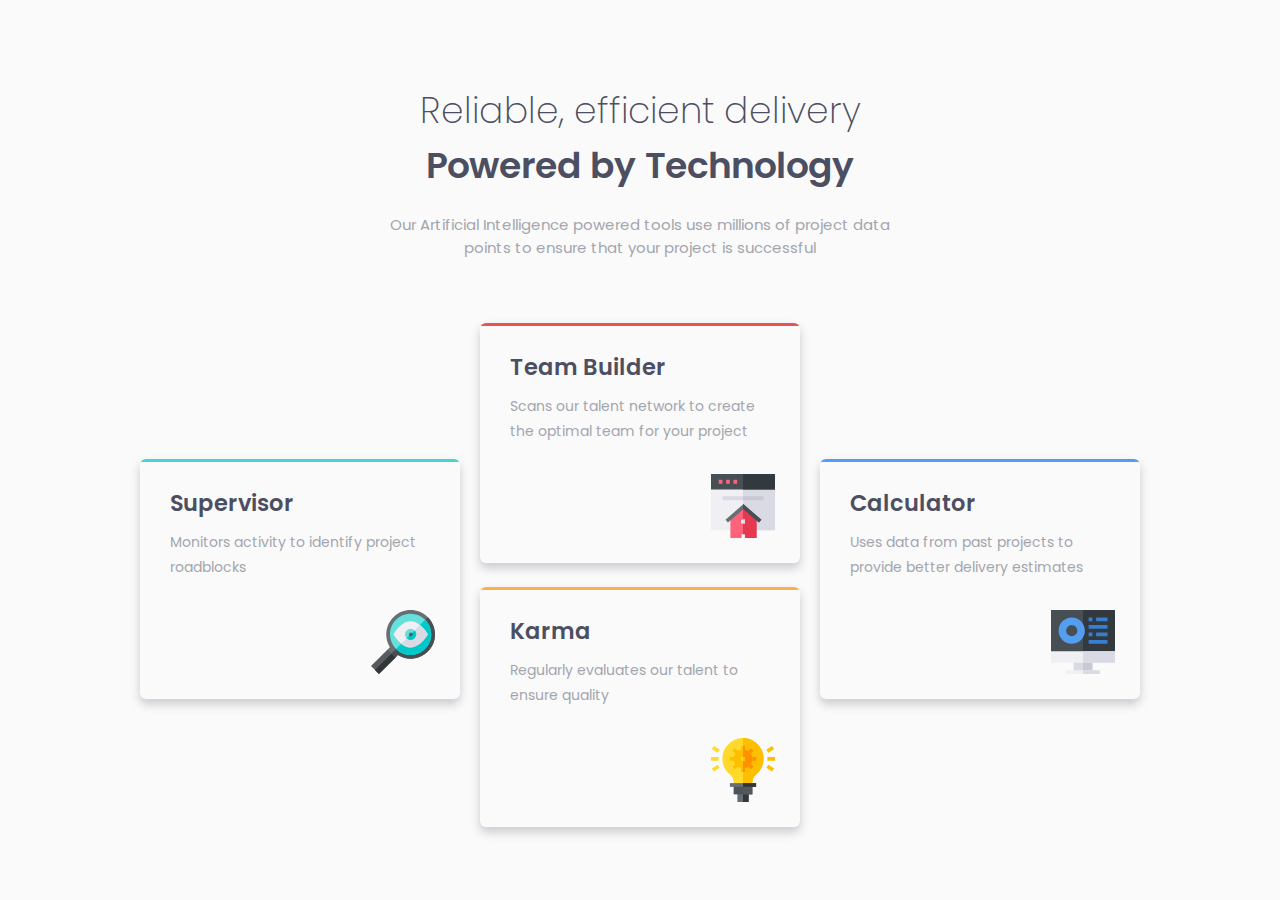
<file: index.html>
<!DOCTYPE html>
<html lang="en">

<head>
  <meta charset="UTF-8">
  <meta name="viewport" content="width=device-width, initial-scale=1.0">
  <!-- displays site properly based on user's device -->

  <link rel="icon" type="image/png" sizes="32x32" href="./images/favicon-32x32.png">
  <link rel="preconnect" href="https://fonts.googleapis.com">
  <link rel="preconnect" href="https://fonts.gstatic.com" crossorigin>
  <link
    href="https://fonts.googleapis.com/css2?family=Poppins:ital,wght@0,100;0,200;0,300;0,400;0,500;0,600;0,700;0,800;0,900;1,100;1,200;1,300;1,400;1,500;1,600;1,700;1,800;1,900&display=swap"
    rel="stylesheet">

  <title>Frontend Mentor | Four card feature section</title>
  <link rel="stylesheet" href="style.css">
</head>

<body>
  <h1>Reliable, efficient delivery
    <strong>Powered by Technology</strong>
  </h1>

  <p class="introduce">Our Artificial Intelligence powered tools use millions of project data points
    to ensure that your project is successful</p>

  <div class="sections">
    <div class="left-section">
      <div class="section">
        <hr class="cyan">
        <h2>Supervisor</h2>
        <p>Monitors activity to identify project roadblocks</p>
        <img src="./images/icon-supervisor.svg" alt="">
      </div>
    </div>

    <div class="center-sections">
      <div class="section">
        <hr class="red">
        <h2>Team Builder</h2>
        <p>Scans our talent network to create the optimal team for your project</p>
        <img src="./images/icon-team-builder.svg" alt="">
      </div>
      <div class="section">
        <hr class="orange">
        <h2>Karma</h2>
        <p>Regularly evaluates our talent to ensure quality</p>
        <img src="./images/icon-karma.svg" alt="">
      </div>
    </div>
    <div class="right-section">
      <div class="section">
        <hr class="blue">
        <h2>Calculator</h2>
        <p>Uses data from past projects to provide better delivery estimates</p>
        <img src="./images/icon-calculator.svg" alt="">
      </div>
    </div>

  </div>
</body>

</html>
</file>
<file: style.css>
:root {
  --red: hsl(0, 78%, 62%);
  --cyan: hsl(180, 62%, 55%);
  --orange: hsl(34, 97%, 64%);
  --blue: hsl(212, 86%, 64%);
  --very-dark-blue: hsl(234, 12%, 34%);
  --grayish-blue: hsl(229, 6%, 66%);
  --very-light-gray: hsl(0, 0%, 98%);
}

*,
*::before,
*::after {
  margin: 0;
  padding: 0;
  box-sizing: border-box;
}

body {
  font-size: 15px;
  font-family: Poppins;
  min-height: 100vh;
  color: var(--grayish-blue);
  display: flex;
  flex-direction: column;
  justify-content: center;
  align-items: center;
  padding-bottom: 30px;
  background-color: var(--very-light-gray);
  /* text-rendering: optimizeLegibility;
  -webkit-font-smoothing: antialiased;
  -moz-osx-font-smoothing: grayscale; */
}

h1 {
  width: 320px;
  font-size: 24px;
  font-weight: 200;
  color: var(--very-dark-blue);
  margin-top: 40px;
  text-align: center;
}

h1 strong {
  font-weight: 600;
}

.introduce {
  width: 320px;
  margin-top: 20px;
  text-align: center;
}

.sections {
  display: flex;
  flex-direction: column;
  margin-top: 40px;
}

.section {
  width: 320px;
  box-shadow: 0 5px 10px hsla(234, 12%, 34%, 0.274);
  margin-top: 24px;
  border-radius: 6px;
  overflow: hidden;
  text-align: left;
  display: flex;
  flex-direction: column;
  padding-bottom: 25px;
}

hr {
  border: none;
}

hr.cyan {
  border-top: 3px solid var(--cyan);
}

hr.red {
  border-top: 3px solid var(--red);
}

hr.orange {
  border-top: 3px solid var(--orange);
}

hr.blue {
  border-top: 3px solid var(--blue);
}

.section h2 {
  color: var(--very-dark-blue);
  margin-top: 24px;
  margin-left: 30px;
  margin-right: 30px;
  font-weight: 600;
}

.section p {
  line-height: 1.8;
  font-size: 14px;
  margin-left: 30px;
  margin-right: 30px;
  margin-top: 10px;
}

.section img {
  margin-left: auto;
  margin-right: 25px;
  margin-top: 30px;
}

@media (min-width: 1200px) {
  main {
    max-width: 1440px;
  }

  h1 {
    width: 460px;
    font-size: 36px;
  }

  .introduce {
    width: 500px;
  }

  .sections {
    flex-direction: row;
  }

  .center-sections {
    margin: 0 20px;
  }

  .left-section .section,
  .right-section .section {
    margin-top: 50%;
  }
}
</file>
